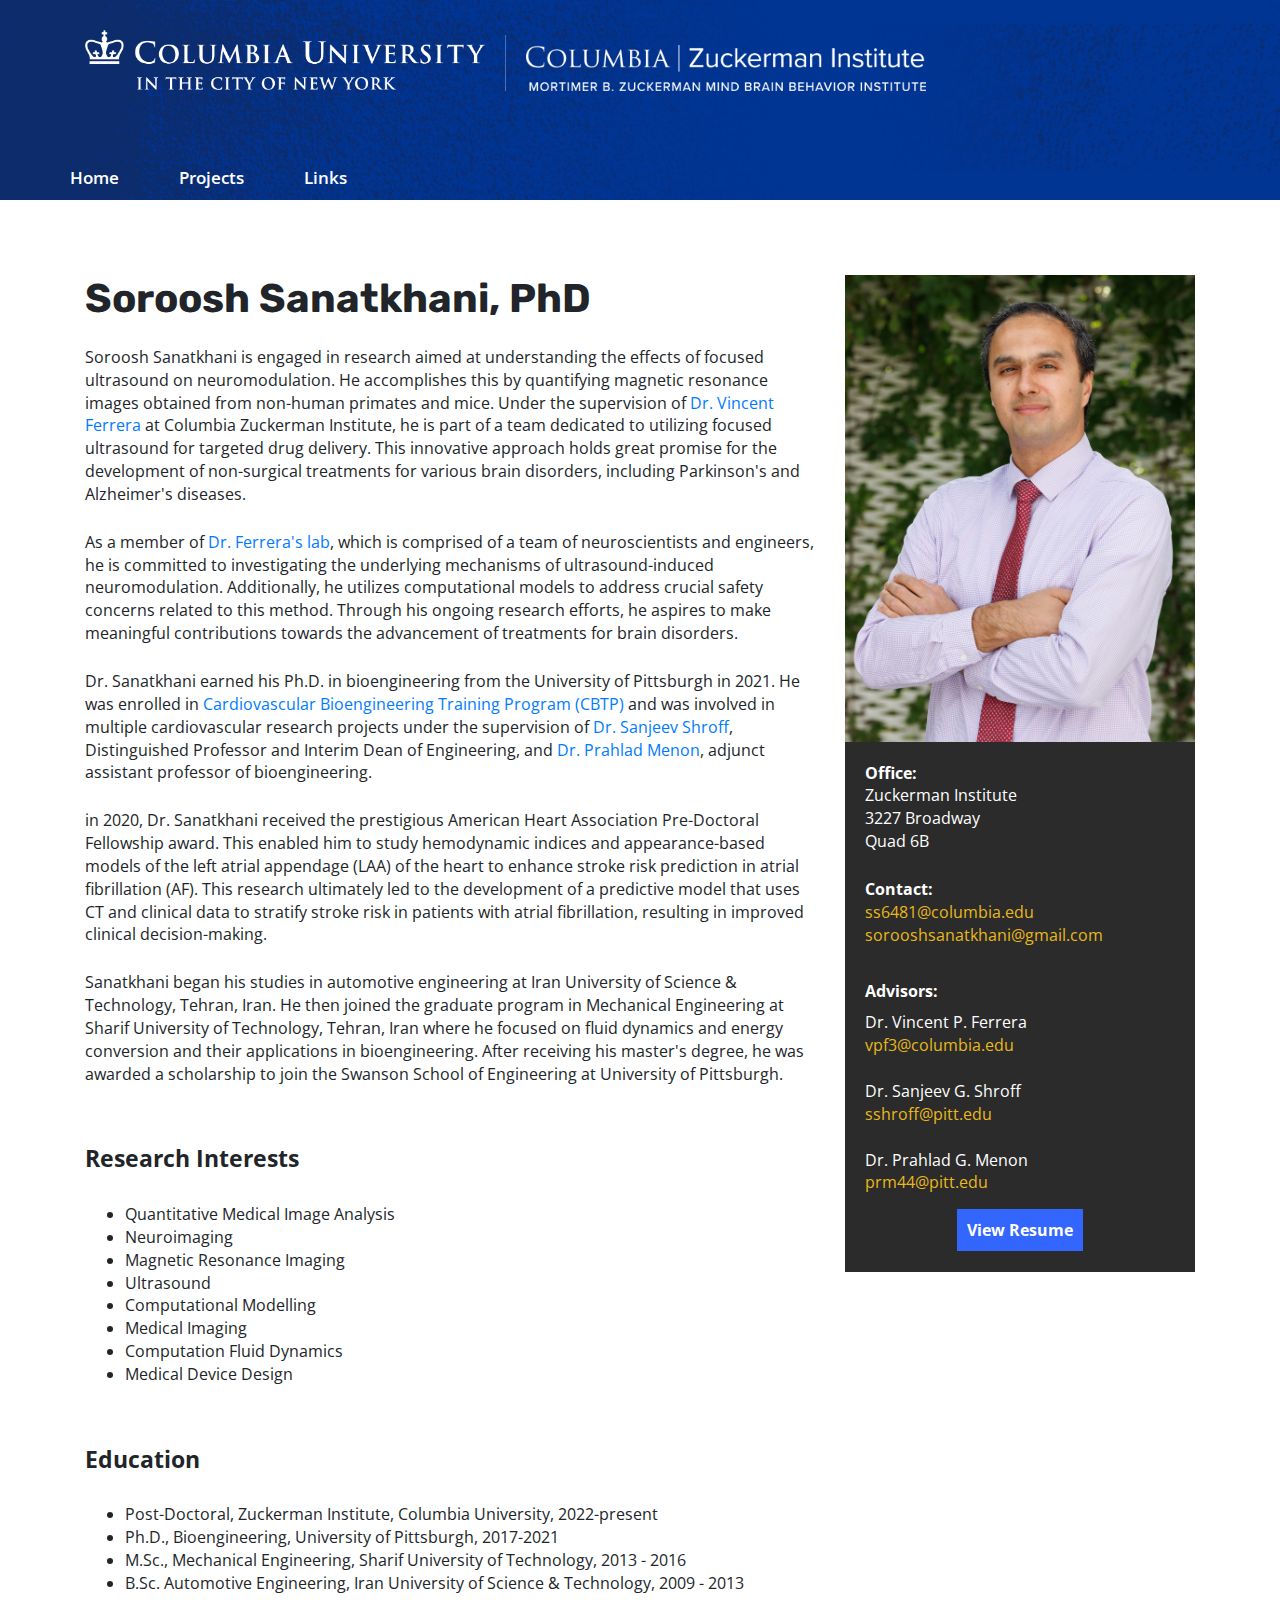
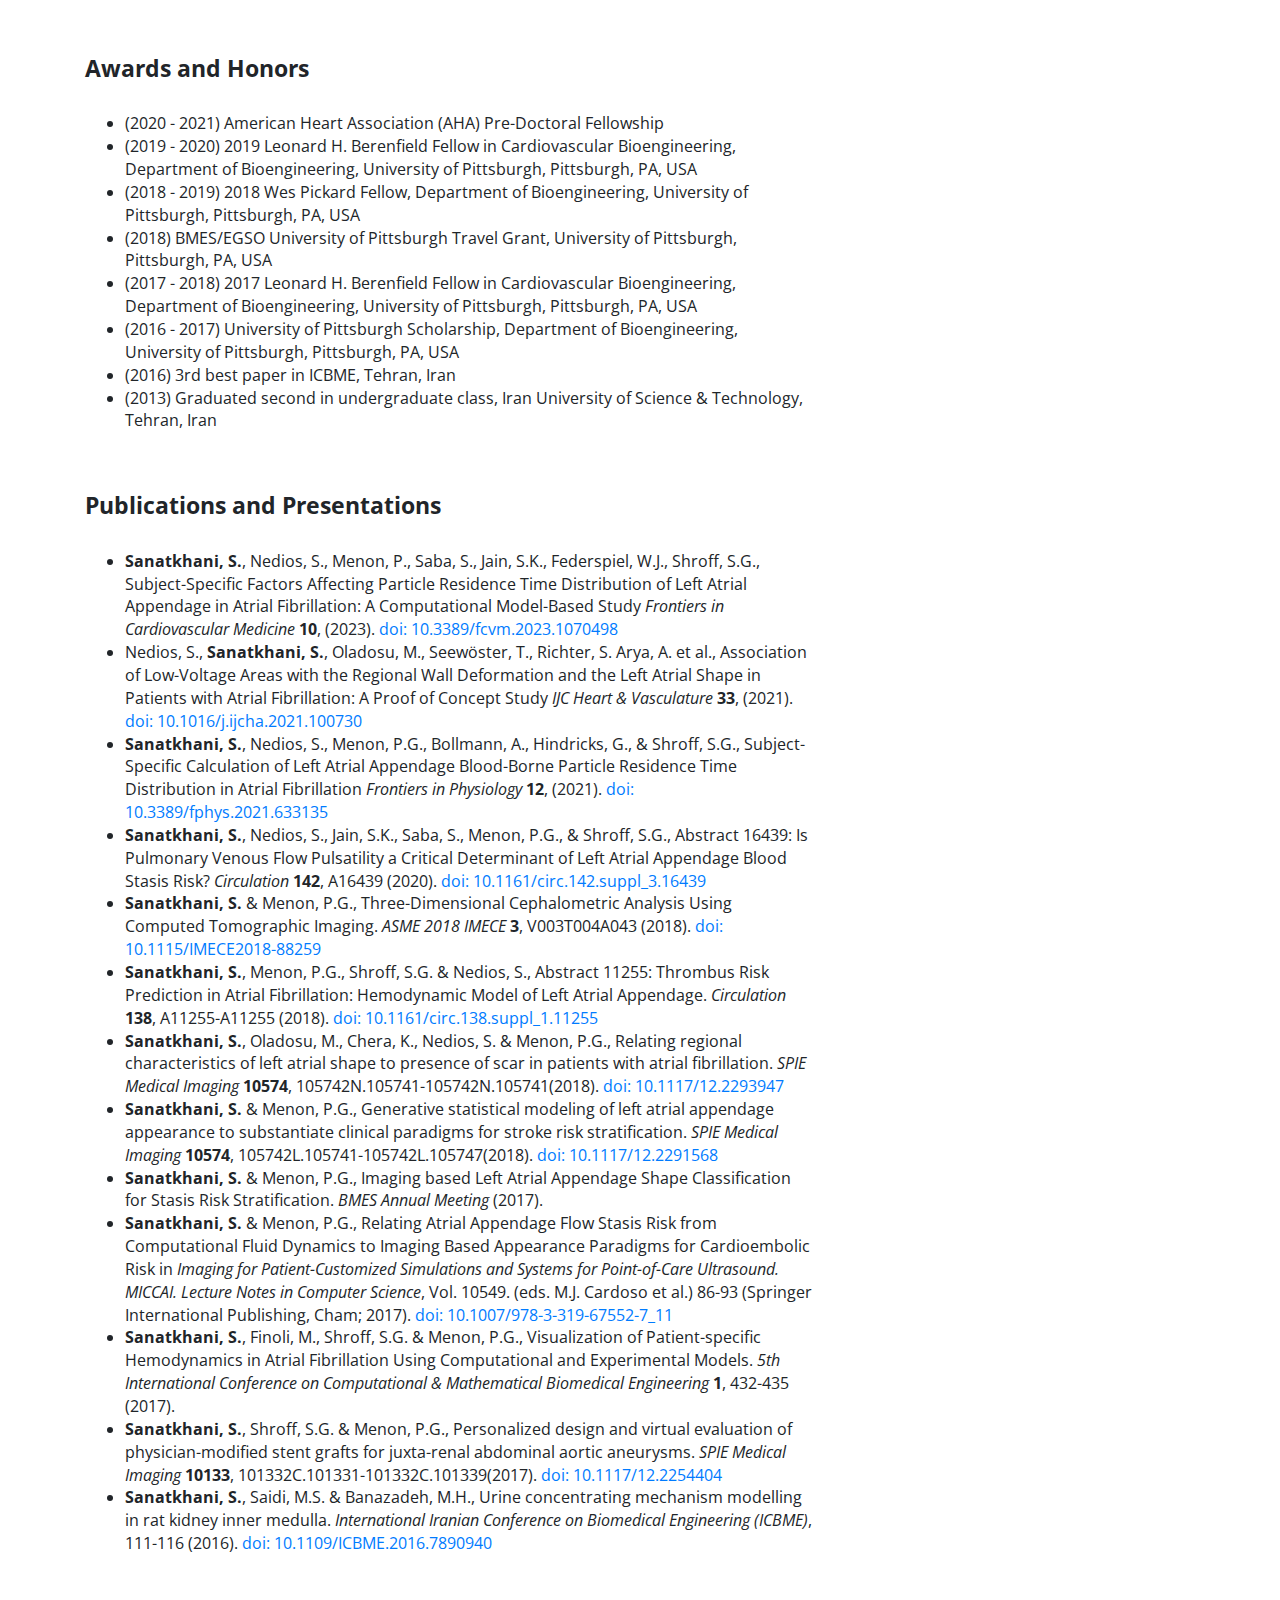
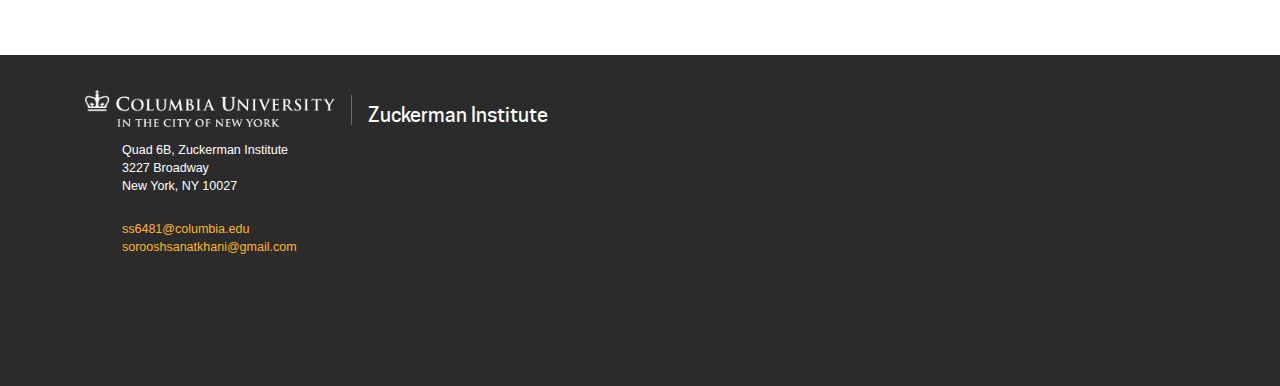
<file: index.html>
<!DOCTYPE html>

<html lang="en">
    <head>
        <!-- Required meta tags -->
        <meta charset="utf-8">
        <meta name="viewport" content="width=device-width, initial-scale=1, shrink-to-fit=no"><!-- Bootstrap CSS -->
        <link rel="stylesheet" href="https://stackpath.bootstrapcdn.com/bootstrap/4.4.1/css/bootstrap.min.css" integrity="sha384-Vkoo8x4CGsO3+Hhxv8T/Q5PaXtkKtu6ug5TOeNV6gBiFeWPGFN9MuhOf23Q9Ifjh" crossorigin="anonymous" type="text/css">
        <link rel="stylesheet" href="css/style.css" type="text/css">
        <link rel="icon" href="img/Brain-PNG-Picture.png">
        <title>Soroosh Sanatkhani</title>
    </head>

<body>
    <div id="pittbar" class="header" role="banner">
<!DOCTYPE html PUBLIC "-//W3C//DTD HTML 4.01//EN">

<html>
<head>
    <title></title>
</head>

<body>
    <div class="container">
        <div class="row">
            <div class=" col" style="width: 30%">
                <div class="pitt-shield">
                    <a href="https://www.columbia.edu/" target="_blank" title="Columbia University"><img src="img/Columbia_University_Logo-white.png" style="width: 400px;" alt="Columbi University logo"></a>
                </div>

                <div class="site-identity">
                    <a href="https://zuckermaninstitute.columbia.edu/" target="_blank"><img src="img/zuckerman_KO.png" style="width:400px" alt="Columbi University logo"></a>
                </div>
            </div>		
        </div>
    </div>
	

	
</body>
</html>
    </div>

<body>
<nav id="nav">
	<ul id="navigation">
		<li><a href="#" class="first">Home</a></li>
		<li><a href="#">Projects</a>
			<ul>
				<li><a href="https://github.com/sorooshsanatkhani/LAA-AF-Stroke">Left Atrial Appendage - Hemodynamics</a></li>
				<li><a href="#">Left Atrial Appendage - Appearance models</a></li>
                		<li><a href="Files/MSc_Project/MSc_Project.html">Species Transport in Rat Kidney Inner Medulla</a></li>
                		<li><a href="Files/BSc_Project/BSc_Project.html">Aerodynamics - Passenger Vehicle Rear Spoiler</a></li>
			</ul>
		</li>
		<li><a href="#">Links</a>
			<ul>
				<li><a href="https://www.linkedin.com/in/soroosh-sanatkhani-194402139" target="_blank">Linkedin</a></li>
				<li><a href="https://scholar.google.com/citations?hl=en&user=egcsHr4AAAAJ" target="_blank">Google Scholar</a></li>
				<li><a href="https://www.scopus.com/authid/detail.uri?authorId=57194041672" target="_blank">Scopus</a></li>
				<li><a href="https://www.researchgate.net/profile/Soroosh-Sanatkhani" target="_blank">ResearcGate</a></li>
				<li><a href="https://orcid.org/0000-0003-4745-0669" target="_blank">ORCID</a></li>
				<li><a href="https://zuckermaninstitute.columbia.edu/" target="_blank">Zuckerman Institute</a></li>
                		<li><a href="https://www.engineering.pitt.edu/CBTP/" target="_blank">Cardiovascular Training Program (CBTP)</a></li>
				<li><a href="http://www.justcallharry.com/index.html" target="_blank">The MeDCaVE</a></li>
			</ul>
		</li>
	</ul>
</nav>
</body>

<div class="main-container container">
    <div class="row">
        <div class="col-8">
            <h1 style = "margin-bottom:0">Soroosh Sanatkhani, PhD</h1><br>
				<p>Soroosh Sanatkhani is engaged in research aimed at understanding the effects of focused ultrasound on 
                    neuromodulation. He accomplishes this by quantifying magnetic resonance images obtained from non-human 
                    primates and mice. 
                    Under the supervision of 
                    <a href="https://zuckermaninstitute.columbia.edu/vincent-p-ferrera-phd" target="_blank">Dr. Vincent Ferrera</a> at 
                    Columbia Zuckerman Institute, he is 
                    part of a team dedicated to utilizing focused ultrasound for targeted drug delivery. This innovative 
                    approach holds great promise for the development of non-surgical treatments for various brain disorders, 
                    including Parkinson's and Alzheimer's diseases.</p>

                <p>As a member of <a href="http://www.columbia.edu/~vpf3" target="_blank">Dr. Ferrera's lab</a>, which is comprised of 
                    a team of neuroscientists and engineers, 
                    he is committed to investigating the underlying mechanisms of ultrasound-induced neuromodulation. 
                    Additionally, he utilizes computational models to address crucial safety concerns related to this method. 
                    Through his ongoing research efforts, he aspires to make meaningful contributions towards the advancement of 
                    treatments for brain disorders.</p>
				<p>Dr. Sanatkhani earned his Ph.D. in bioengineering from the University of Pittsburgh in 2021. 
                    He was enrolled in 
                    <a href="https://www.engineering.pitt.edu/CBTP/" target="_blank">Cardiovascular Bioengineering Training Program (CBTP)</a> 
                    and was involved in multiple cardiovascular research projects under the 
                    supervision of 
                    <a href="https://www.engineering.pitt.edu/People/Faculty/Profiles/Sanjeev-Shroff/" target="_blank">Dr. Sanjeev Shroff</a>, 
                    Distinguished Professor and Interim Dean of Engineering, and 
                    <a href="https://www.engineering.pitt.edu/PrahladMenonGopalakrishna/" target="_blank">Dr. Prahlad Menon</a>, 
                    adjunct assistant professor of bioengineering.</p>
                <p>in 2020, Dr. Sanatkhani received the prestigious American Heart Association Pre-Doctoral Fellowship award. 
                    This enabled him to study hemodynamic indices and appearance-based models of the left atrial 
                    appendage (LAA) of the heart to enhance stroke risk prediction in atrial fibrillation (AF). 
                    This research ultimately led to the development of a predictive model that uses CT and clinical data 
                    to stratify stroke risk in patients with atrial fibrillation, resulting in improved clinical decision-making.</p>
				<p>Sanatkhani began his studies in automotive engineering at Iran University of Science & Technology, 
                    Tehran, Iran. He then joined the graduate program in Mechanical Engineering at Sharif University 
                    of Technology, Tehran, Iran where he focused on fluid dynamics and energy conversion and their 
                    applications in bioengineering. After receiving his master's degree, he was awarded a scholarship to 
                    join the Swanson School of Engineering at University of Pittsburgh.</p>
			<h2>Research Interests</h2>
				<ul>
					<li>Quantitative Medical Image Analysis</li>
                    <li>Neuroimaging</li>
                    <li>Magnetic Resonance Imaging</li>
                    <li>Ultrasound</li>
                    <li>Computational Modelling</li>
					<li>Medical Imaging</li>
					<li>Computation Fluid Dynamics</li>
					<li>Medical Device Design</li>
				</ul>
			<h2>Education</h2>
				<ul>
                    <li>Post-Doctoral, Zuckerman Institute, Columbia University, 2022-present</li>
					<li>Ph.D., Bioengineering, University of Pittsburgh, 2017-2021</li>
					<li>M.Sc., Mechanical Engineering, Sharif University of Technology, 2013 - 2016</li>
					<li>B.Sc. Automotive Engineering, Iran University of Science & Technology, 2009 - 2013</li>
				</ul>
            <h2>Awards and Honors</h2>
				<ul>
					<li>(2020 - 2021) American Heart Association (AHA) Pre-Doctoral Fellowship</li>
					<li>(2019 - 2020) 2019 Leonard H. Berenfield Fellow in Cardiovascular Bioengineering, Department of Bioengineering, University of Pittsburgh, Pittsburgh, PA, USA</li>
					<li>(2018 - 2019) 2018 Wes Pickard Fellow, Department of Bioengineering, University of Pittsburgh, Pittsburgh, PA, USA</li>
					<li>(2018) BMES/EGSO University of Pittsburgh Travel Grant, University of Pittsburgh, Pittsburgh, PA, USA</li>
					<li>(2017 - 2018) 2017 Leonard H. Berenfield Fellow in Cardiovascular Bioengineering, Department of Bioengineering, University of Pittsburgh, Pittsburgh, PA, USA</li>
					<li>(2016 - 2017) University of Pittsburgh Scholarship, Department of Bioengineering, University of Pittsburgh, Pittsburgh, PA, USA</li>
					<li>(2016) 3rd best paper in ICBME, Tehran, Iran</li>
					<li>(2013) Graduated second in undergraduate class, Iran University of Science & Technology, Tehran, Iran</li>
				</ul>
            <h2>Publications and Presentations</h2>
				<ul>
                    			<li><b>Sanatkhani, S.</b>, Nedios, S., Menon, P., Saba, S., Jain, S.K., Federspiel, W.J., Shroff, S.G., Subject-Specific Factors Affecting Particle Residence Time Distribution of Left Atrial Appendage in Atrial Fibrillation: A Computational Model-Based Study <i>Frontiers in Cardiovascular Medicine</i> <b>10</b>, (2023). <a href = "http://dx.doi.org/10.3389/fcvm.2023.1070498" target="_blank">doi: 10.3389/fcvm.2023.1070498</a></li>
					<li>Nedios, S., <b>Sanatkhani, S.</b>, Oladosu, M., Seewöster, T., Richter, S. Arya, A. et al., Association of Low-Voltage Areas with the Regional Wall Deformation and the Left Atrial Shape in Patients with Atrial Fibrillation: A Proof of Concept Study <i>IJC Heart & Vasculature</i> <b>33</b>, (2021). <a href = "http://dx.doi.org/10.1016/j.ijcha.2021.100730" target="_blank">doi: 10.1016/j.ijcha.2021.100730</a></li>
                    			<li><b>Sanatkhani, S.</b>, Nedios, S., Menon, P.G., Bollmann, A., Hindricks, G., & Shroff, S.G., Subject-Specific Calculation of Left Atrial Appendage Blood-Borne Particle Residence Time Distribution in Atrial Fibrillation <i>Frontiers in Physiology</i> <b>12</b>, (2021). <a href = "http://dx.doi.org/10.3389/fphys.2021.633135" target="_blank">doi: 10.3389/fphys.2021.633135</a></li>
                    			<li><b>Sanatkhani, S.</b>, Nedios, S., Jain, S.K., Saba, S., Menon, P.G., & Shroff, S.G., Abstract 16439: Is Pulmonary Venous Flow Pulsatility a Critical Determinant of Left Atrial Appendage Blood Stasis Risk? <i>Circulation</i> <b>142</b>, A16439 (2020). <a href = "http://dx.doi.org/10.1161/circ.142.suppl_3.16439" target="_blank">doi: 10.1161/circ.142.suppl_3.16439</a></li>
                    			<li><b>Sanatkhani, S.</b> & Menon, P.G., Three-Dimensional Cephalometric Analysis Using Computed Tomographic Imaging. <i>ASME 2018 IMECE</i> <b>3</b>, V003T004A043 (2018). <a href = "http://dx.doi.org/10.1115/IMECE2018-88259" target="_blank">doi: 10.1115/IMECE2018-88259</a></li>
                    			<li><b>Sanatkhani, S.</b>, Menon, P.G., Shroff, S.G. & Nedios, S., Abstract 11255: Thrombus Risk Prediction in Atrial Fibrillation: Hemodynamic Model of Left Atrial Appendage. <i>Circulation</i> <b>138</b>, A11255-A11255 (2018). <a href = "https://www.ahajournals.org/doi/abs/10.1161/circ.138.suppl_1.11255" target="_blank">doi: 10.1161/circ.138.suppl_1.11255</a></li>
					<li><b>Sanatkhani, S.</b>, Oladosu, M., Chera, K., Nedios, S. & Menon, P.G., Relating regional characteristics of left atrial shape to presence of scar in patients with atrial fibrillation. <i>SPIE Medical Imaging</i> <b>10574</b>, 105742N.105741-105742N.105741(2018). <a href = "https://doi.org/10.1117/12.2293947" target="_blank">doi: 10.1117/12.2293947</a></li>
					<li><b>Sanatkhani, S.</b> & Menon, P.G., Generative statistical modeling of left atrial appendage appearance to substantiate clinical paradigms for stroke risk stratification. <i>SPIE Medical Imaging</i> <b>10574</b>, 105742L.105741-105742L.105747(2018). <a href = "https://doi.org/10.1117/12.2291568" target="_blank">doi: 10.1117/12.2291568</a></li>
					<li><b>Sanatkhani, S.</b> & Menon, P.G., Imaging based Left Atrial Appendage Shape Classification for Stasis Risk Stratification. <i>BMES Annual Meeting</i> (2017).</li>
					<li><b>Sanatkhani, S.</b> & Menon, P.G., Relating Atrial Appendage Flow Stasis Risk from Computational Fluid Dynamics to Imaging Based Appearance Paradigms for Cardioembolic Risk in <i>Imaging for Patient-Customized Simulations and Systems for Point-of-Care Ultrasound. MICCAI. Lecture Notes in Computer Science</i>, Vol. 10549. (eds. M.J. Cardoso et al.) 86-93 (Springer International Publishing, Cham; 2017). <a href = "https://doi.org/10.1007/978-3-319-67552-7_11" target="_blank">doi: 10.1007/978-3-319-67552-7_11</a></li>
					<li><b>Sanatkhani, S.</b>, Finoli, M., Shroff, S.G. & Menon, P.G., Visualization of Patient-specific Hemodynamics in Atrial Fibrillation Using Computational and Experimental Models. <i>5th International Conference on Computational & Mathematical Biomedical Engineering</i> <b>1</b>, 432-435 (2017).</li>
					<li><b>Sanatkhani, S.</b>, Shroff, S.G. & Menon, P.G., Personalized design and virtual evaluation of physician-modified stent grafts for juxta-renal abdominal aortic aneurysms. <i>SPIE Medical Imaging</i> <b>10133</b>, 101332C.101331-101332C.101339(2017). <a href = "https://doi.org/10.1117/12.2254404" target="_blank">doi: 10.1117/12.2254404</a></li>
					<li><b>Sanatkhani, S.</b>, Saidi, M.S. & Banazadeh, M.H., Urine concentrating mechanism modelling in rat kidney inner medulla. <i>International Iranian Conference on Biomedical Engineering (ICBME)</i>, 111-116 (2016). <a href = "https://doi.org/10.1109/ICBME.2016.7890940" target="_blank">doi: 10.1109/ICBME.2016.7890940</a></li>
				</ul>
        </div>
        <div class="col-4" style="float:right; word-wrap: break-word">
            <img src="img/HeadShot.jpg" style="width:100%"/>
            <div style="background-color:#2b2b2b; color:#fff; width:100%; padding-top:20px; 
                        padding-bottom:5px">
                <p style="margin-left:20px;"><b>Office:</b><br>
                Zuckerman Institute<br>
                3227 Broadway<br>
                Quad 6B</p>
                <p style="margin-left:20px;"><b>Contact:</b><br>
                <a style="color:#E9B81C;" href="mailto:ss6481@columbia.edu">ss6481@columbia.edu</a><br>
                <a style="color:#E9B81C;" href="mailto:sorooshsanatkhani@gmail.com">sorooshsanatkhani@gmail.com</a></p>
                <p style="margin-left:20px;"><b style="line-height:2.5;">Advisors:</b><br>
                    <a style="color:#fff;" href="https://zuckermaninstitute.columbia.edu/vincent-p-ferrera-phd" target="_blank">Dr. Vincent P. Ferrera</a><br>
                    <a style="color:#E9B81C;" href="mailto:vpf3@columbia.edu">vpf3@columbia.edu</a><br><br>
                    <a style="color:#fff;" href="https://www.engineering.pitt.edu/People/Faculty/Profiles/Sanjeev-Shroff/" target="_blank">Dr. Sanjeev G. Shroff</a><br>
                    <a style="color:#E9B81C;" href="mailto:sshroff@pitt.edu">sshroff@pitt.edu</a><br><br>
                    <a style="color:#fff;" href="https://www.engineering.pitt.edu/PrahladMenonGopalakrishna/" target="_blank">Dr. Prahlad G. Menon</a><br>
                    <a style="color:#E9B81C;" href="mailto:prm44@pitt.edu">prm44@pitt.edu</a></p>
                <p style="text-align:center"><a style="background-color:#3366FF; padding:10px; white-space: nowrap;
                    color:#fff; font-weight:bold;" href="Files/Resume_SorooshSanatkhani_2023-02-03-C_noPhone.pdf" target="_blank">View Resume</a></p>
            </div>
        </div>
    </div>
</div>

    <footer>
        <div class="footer">
            <div class="container">
                <div class="row">
                    <div class="col">
                        <div class="site_title">
                            <div class="pitt-shield"><img src="img/Columbia_University_Logo-white.png" style="width:250px" alt="Columbia University logo"></div>

                            <div class="site-identity">
                                <a href="https://zuckermaninstitute.columbia.edu//" target="_blank">Zuckerman Institute</a>
                            </div>
                        </div>
                    </div>
                </div>

                <div class="row">
                    <div class="col">
                        <div class="sections">
                            <section>
                                <div class="contact-info">
                                    <p>Quad 6B, Zuckerman Institute<br>
                                    3227 Broadway<br>
                                    New York, NY 10027</p>

                                    <p>
                                    <a href="mailto:ss6481@columbia.edu">ss6481@columbia.edu</a><br>
                                    <a href="mailto:sorooshsanatkhani@gmail.com">sorooshsanatkhani@gmail.com</a></p>
                                </div>
                            </section>
<!--
                            <section>
                                <h3>Resources</h3>

								<ul class="two-column">
                                    <li><a href="/">Quae ab illo inventore</a></li>

                                    <li><a href="/">Veritatis et quasi</a></li>

                                    <li><a href="/">Architecto beatae</a></li>

                                    <li><a href="/">Vitae dicta sunt</a></li>

                                    <li><a href="/">Explicabo enim</a></li>

                                    <li><a href="/">Ipsam voluptatem</a></li>

                                    <li><a href="/">Aut odit aut fugit</a></li>

                                    <li><a href="/">Sed quia&nbsp;consequuntur</a></li>

                                    <li><a href="/">Magni dolores&nbsp;eos qui</a></li>

                                    <li><a href="/">Ratione voluptatem</a></li>

                                    <li><a href="/">Sequi nesciunt</a></li>
                                </ul>
                             </section>
-->
                        </div>
                    </div>
                </div>

                <div class="row">
                    <div class="col">
                        <!--<div id="copyright">
                            <span>Copyright 2020</span> <a href="https://www.communications.pitt.edu/website-feedback" target="_blank">Send feedback about this site.</a>
                        </div>-->
                    </div>
                </div>
            </div>
        </div>
    </footer><script src="https://code.jquery.com/jquery-3.4.1.slim.min.js" integrity="sha384-J6qa4849blE2+poT4WnyKhv5vZF5SrPo0iEjwBvKU7imGFAV0wwj1yYfoRSJoZ+n" crossorigin="anonymous" type="text/javascript">
</script><script src="https://cdn.jsdelivr.net/npm/popper.js@1.16.0/dist/umd/popper.min.js" integrity="sha384-Q6E9RHvbIyZFJoft+2mJbHaEWldlvI9IOYy5n3zV9zzTtmI3UksdQRVvoxMfooAo" crossorigin="anonymous" type="text/javascript">
</script><script src="https://stackpath.bootstrapcdn.com/bootstrap/4.4.1/js/bootstrap.min.js" integrity="sha384-wfSDF2E50Y2D1uUdj0O3uMBJnjuUD4Ih7YwaYd1iqfktj0Uod8GCExl3Og8ifwB6" crossorigin="anonymous" type="text/javascript">
</script>
</body>
</html>
</file>
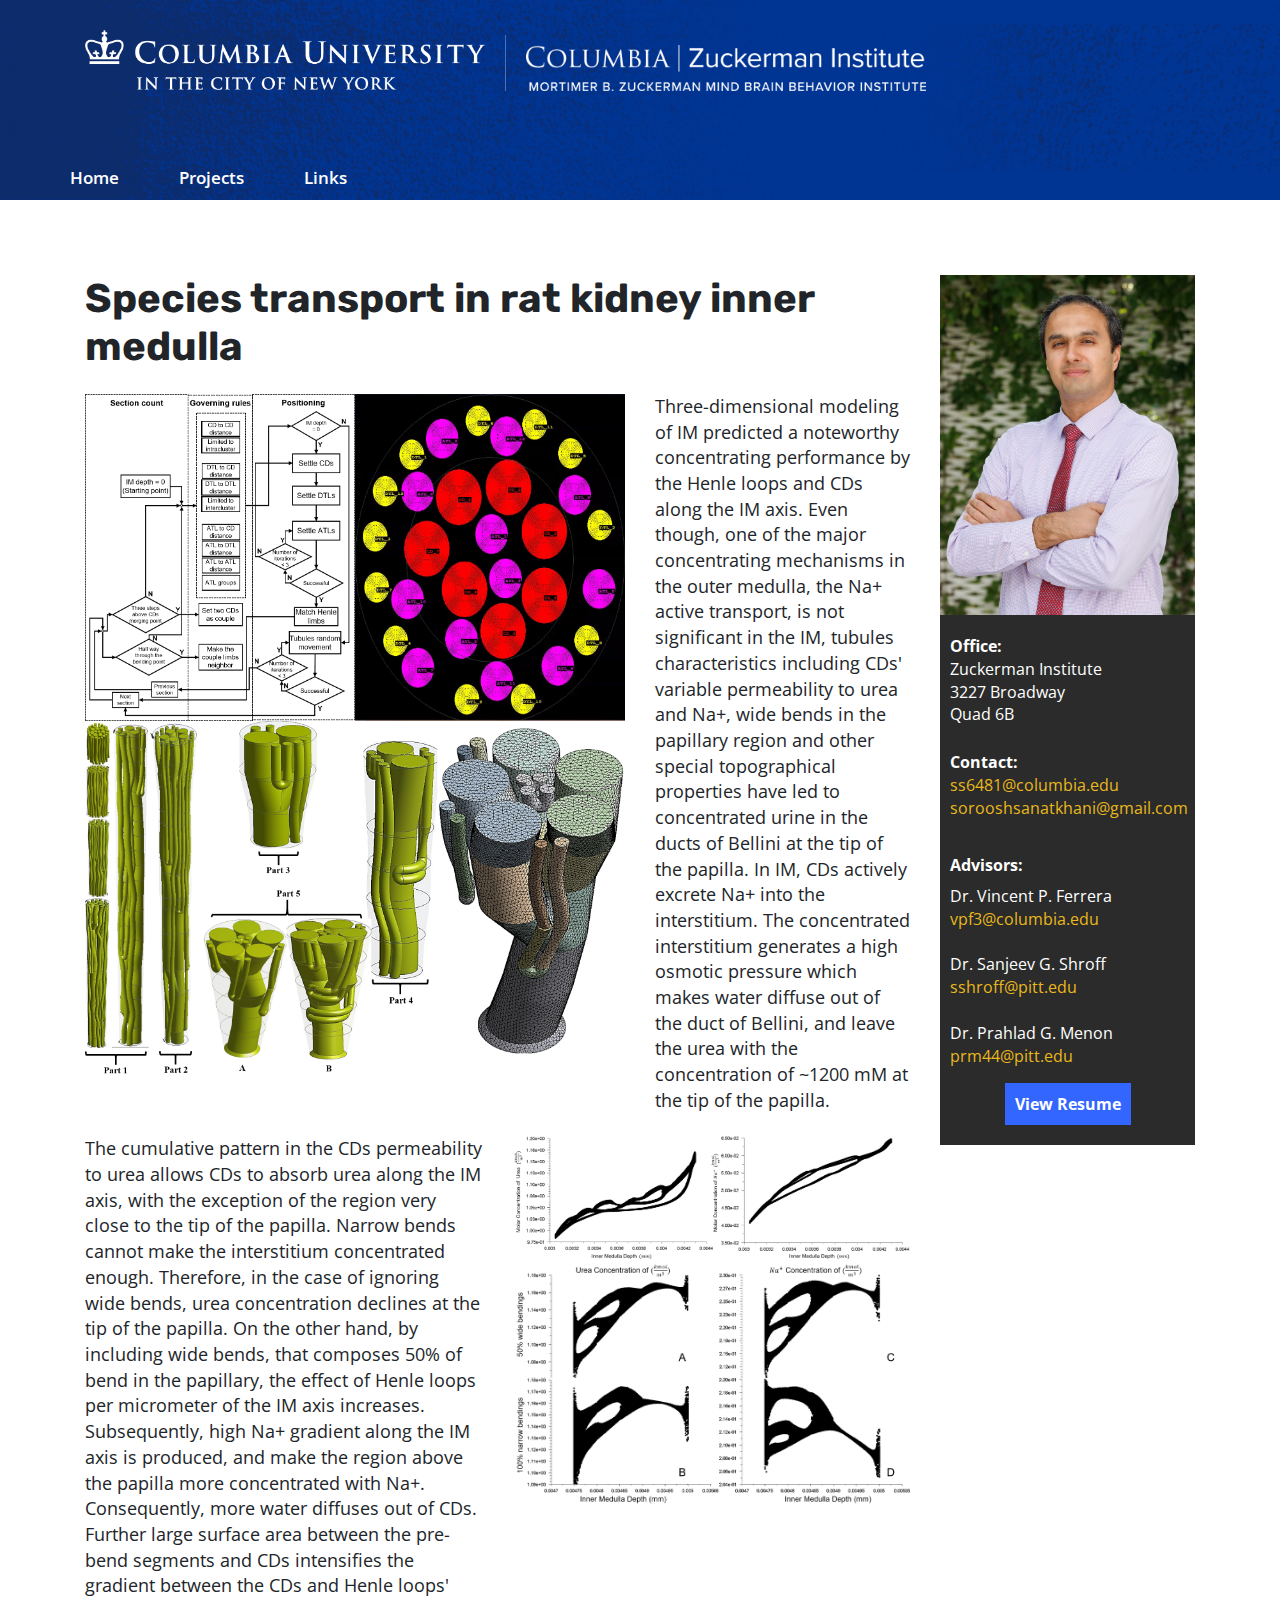
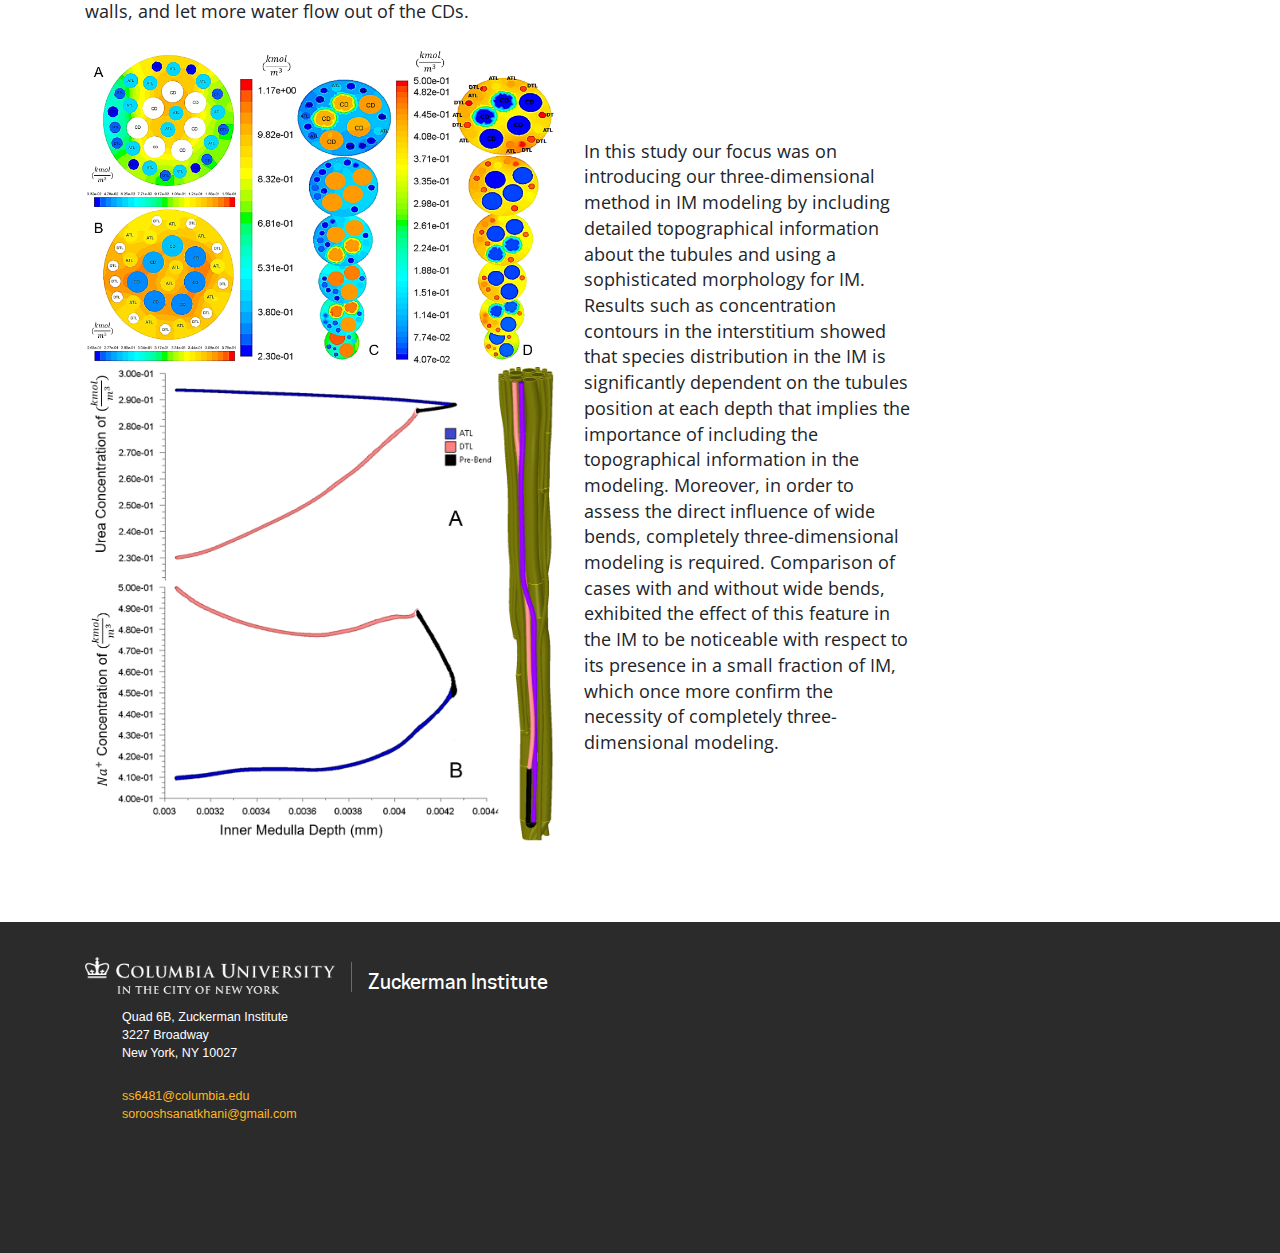
<file: Files/MSc_Project/MSc_Project.html>
<!DOCTYPE html>

<html lang="en">
    <head>
        <!-- Required meta tags -->
        <meta charset="utf-8">
        <meta name="viewport" content="width=device-width, initial-scale=1, shrink-to-fit=no"><!-- Bootstrap CSS -->
        <link rel="stylesheet" href="https://stackpath.bootstrapcdn.com/bootstrap/4.4.1/css/bootstrap.min.css" integrity="sha384-Vkoo8x4CGsO3+Hhxv8T/Q5PaXtkKtu6ug5TOeNV6gBiFeWPGFN9MuhOf23Q9Ifjh" crossorigin="anonymous" type="text/css">
        <link rel="stylesheet" href="../../css/style.css" type="text/css">
        <link rel="icon" href="../../img/Brain-PNG-Picture.png">
        <title>Soroosh Sanatkhani</title>
    </head>

<body>
    <div id="pittbar" class="header" role="banner">
<!DOCTYPE html PUBLIC "-//W3C//DTD HTML 4.01//EN">

<html>
<head>
    <title></title>
</head>

<body>
    <div class="container">
        <div class="row">
            <div class=" col" style="width: 30%">
                <div class="pitt-shield">
                    <a href="https://www.columbia.edu/" target="_blank" title="Columbia University"><img src="../../img/Columbia_University_Logo-white.png" style="width: 400px;" alt="Columbi University logo"></a>
                </div>

                <div class="site-identity">
                    <a href="https://zuckermaninstitute.columbia.edu/" target="_blank"><img src="../../img/zuckerman_KO.png" style="width:400px" alt="Columbi University logo"></a>
                </div>
            </div>		
        </div>
    </div>
	

	
</body>
</html>
    </div>

<body>
<nav id="nav">
	<ul id="navigation">
		<li><a href="../../index.html" class="first">Home</a></li>
		<li><a href="#">Projects</a>
			<ul>
				<li><a href="https://github.com/sorooshsanatkhani/LAA-AF-Stroke" target="_blank">Left Atrial Appendage - Hemodynamics</a></li>
				<li><a href="#">Left Atrial Appendage - Appearance models</a></li>
                		<li><a href="MSc_Project.html">Species Transport in Rat Kidney Inner Medulla</a></li>
                		<li><a href="../BSc_Project/BSc_Project.html">Aerodynamics - Passenger Vehicle Rear Spoiler</a></li>
			</ul>
		</li>
		<li><a href="#">Links</a>
			<ul>
				<li><a href="https://www.linkedin.com/in/soroosh-sanatkhani-194402139" target="_blank">Linkedin</a></li>
				<li><a href="https://scholar.google.com/citations?hl=en&user=egcsHr4AAAAJ" target="_blank">Google Scholar</a></li>
				<li><a href="https://www.scopus.com/authid/detail.uri?authorId=57194041672" target="_blank">Scopus</a></li>
				<li><a href="https://www.researchgate.net/profile/Soroosh-Sanatkhani" target="_blank">ResearcGate</a></li>
				<li><a href="https://orcid.org/0000-0003-4745-0669" target="_blank">ORCID</a></li>
                		<li><a href="https://zuckermaninstitute.columbia.edu/">Zuckerman Institute</a></li>
				<li><a href="https://www.engineering.pitt.edu/CBTP/">Cardiovascular Training Program (CBTP)</a></li>
				<li><a href="http://www.justcallharry.com/index.html">The MeDCaVE</a></li>
			</ul>
		</li>
	</ul>
</nav>
</body>

<div class="main-container container">
    <div class="row">
        <div class="col-9">
            <h1 style = "margin-bottom:0">Species transport in rat kidney inner medulla</h1><br>
				<div class="row" >
                    <div class="col-8" style="width:100%; margin:0; margin-left:0px">
                        <div class="row" style="width:100%; margin:0; ; margin-left:0px">
                                <img src="../MSc_Project/Picture2.png" style="width:100%; float:left; width:50%"/>
                                <img src="../MSc_Project/Picture3.png" style="width:100%; float:right; width:50%"/>
                        </div>
                        <div class="row" style="width:100%; margin:0">
                            <img src="../MSc_Project/Picture4.png" style="width:100%"/>
                        </div>  
                    </div>
                    <div class="col-4" style="display:flex; align-items:center; font-size: 18px">
                        Three-dimensional modeling of IM predicted a noteworthy concentrating performance 
                        by the Henle loops and CDs along the IM axis. Even though, one of the major 
                        concentrating mechanisms in the outer medulla, the Na+ active transport, is not 
                        significant in the IM, tubules characteristics including CDs' variable permeability 
                        to urea and Na+, wide bends in the papillary region and other special topographical 
                        properties have led to concentrated urine in the ducts of Bellini at the tip of the 
                        papilla. In IM, CDs actively excrete Na+ into the interstitium. The concentrated 
                        interstitium generates a high osmotic pressure which makes water diffuse out of the 
                        duct of Bellini, and leave the urea with the concentration of ~1200 mM at the tip of the papilla.
                    </div>
                </div><br>
                <div class="row" >
                    <div class="col" style="display:flex; align-items:center; font-size: 18px">
                        The cumulative pattern in the CDs permeability to urea allows CDs to absorb urea along 
                        the IM axis, with the exception of the region very close to the tip of the papilla. 
                        Narrow bends cannot make the interstitium concentrated enough. Therefore, in the case 
                        of ignoring wide bends, urea concentration declines at the tip of the papilla. On the 
                        other hand, by including wide bends, that composes 50% of bend in the papillary, the 
                        effect of Henle loops per micrometer of the IM axis increases. Subsequently, high Na+ 
                        gradient along the IM axis is produced, and make the region above the papilla more 
                        concentrated with Na+. Consequently, more water diffuses out of CDs. Further large surface 
                        area between the pre-bend segments and CDs intensifies the gradient between the CDs and 
                        Henle loops' walls, and let more water flow out of the CDs.
                    </div>
                    <div class="col-6" style="width:100%; margin:0">
                        <img src="../MSc_Project/Picture5.png" style="width:100%; margin-left:0px"/>
                        <img src="../MSc_Project/Picture8.png" style="width:100%; margin-left:0px"/>
                    </div>
                </div>
                <br>
                <div class="row" >
                    <div class="col-7" style="width:100%; margin:0">
                        <img src="../MSc_Project/Picture6.png" style="width:100%; margin-left:0px"/>
                        <img src="../MSc_Project/Picture7.png" style="width:100%; margin-left:0px"/>
                    </div>
                    <div class="col" style="display:flex; align-items:center; font-size: 18px">
                        In this study our focus was on introducing our three-dimensional method in IM 
                        modeling by including detailed topographical information about the tubules and 
                        using a sophisticated morphology for IM. Results such as concentration contours 
                        in the interstitium showed that species distribution in the IM is significantly 
                        dependent on the tubules position at each depth that implies the importance of 
                        including the topographical information in the modeling. Moreover, in order to 
                        assess the direct influence of wide bends, completely three-dimensional modeling 
                        is required. Comparison of cases with and without wide bends, exhibited the 
                        effect of this feature in the IM to be noticeable with respect to its presence 
                        in a small fraction of IM, which once more confirm the necessity of completely 
                        three-dimensional modeling.
                    </div>
                </div>
		</div>
        <div class="col-3" style="float:right; word-wrap: break-word">
            <img src="../../img/HeadShot.jpg" style="width:100%"/>
            <div style="background-color:#2b2b2b; color:#fff; width:100%; padding-top:20px; 
                        padding-bottom:5px">
                <p style="margin-left:10px;"><b>Office:</b><br>
                Zuckerman Institute<br>
                3227 Broadway<br>
                Quad 6B</p>
                <p style="margin-left:10px;"><b>Contact:</b><br>
                <a style="color:#E9B81C;" href="mailto:ss6481@columbia.edu">ss6481@columbia.edu</a><br>
                <a style="color:#E9B81C;" href="mailto:sorooshsanatkhani@gmail.com">sorooshsanatkhani@gmail.com</a></p>
                <p style="margin-left:10px;"><b style="line-height:2.5;">Advisors:</b><br>
                    <a style="color:#fff;" href="https://zuckermaninstitute.columbia.edu/vincent-p-ferrera-phd" target="_blank">Dr. Vincent P. Ferrera</a><br>
                    <a style="color:#E9B81C;" href="mailto:vpf3@columbia.edu">vpf3@columbia.edu</a><br><br>
                    <a style="color:#fff;" href="https://www.engineering.pitt.edu/People/Faculty/Profiles/Sanjeev-Shroff/" target="_blank">Dr. Sanjeev G. Shroff</a><br>
                    <a style="color:#E9B81C;" href="mailto:sshroff@pitt.edu">sshroff@pitt.edu</a><br><br>
                    <a style="color:#fff;" href="https://www.engineering.pitt.edu/PrahladMenonGopalakrishna/" target="_blank">Dr. Prahlad G. Menon</a><br>
                    <a style="color:#E9B81C;" href="mailto:prm44@pitt.edu">prm44@pitt.edu</a></p>
                <p style="text-align:center"><a style="background-color:#3366FF; padding:10px; white-space: nowrap;
                    color:#fff; font-weight:bold;" href="../Resume_SorooshSanatkhani_2023-02-03-C_noPhone.pdf" target="_blank">View Resume</a></p>
            </div>
        </div>
    </div>
</div>

    <footer>
        <div class="footer">
            <div class="container">
                <div class="row">
                    <div class="col">
                        <div class="site_title">
                            <div class="pitt-shield"><img src="../../img/Columbia_University_Logo-white.png" style="width:250px" alt="Columbia University logo"></div>

                            <div class="site-identity">
                                <a href="https://zuckermaninstitute.columbia.edu//" target="_blank">Zuckerman Institute</a>
                            </div>
                        </div>
                    </div>
                </div>

                <div class="row">
                    <div class="col">
                        <div class="sections">
                            <section>
                                <div class="contact-info">
                                    <p>Quad 6B, Zuckerman Institute<br>
                                    3227 Broadway<br>
                                    New York, NY 10027</p>

                                    <p>
                                    <a href="mailto:ss6481@columbia.edu">ss6481@columbia.edu</a><br>
                                    <a href="mailto:sorooshsanatkhani@gmail.com">sorooshsanatkhani@gmail.com</a></p>
                                </div>
                            </section>
<!--
                            <section>
                                <h3>Resources</h3>

								<ul class="two-column">
                                    <li><a href="/">Quae ab illo inventore</a></li>

                                    <li><a href="/">Veritatis et quasi</a></li>

                                    <li><a href="/">Architecto beatae</a></li>

                                    <li><a href="/">Vitae dicta sunt</a></li>

                                    <li><a href="/">Explicabo enim</a></li>

                                    <li><a href="/">Ipsam voluptatem</a></li>

                                    <li><a href="/">Aut odit aut fugit</a></li>

                                    <li><a href="/">Sed quia&nbsp;consequuntur</a></li>

                                    <li><a href="/">Magni dolores&nbsp;eos qui</a></li>

                                    <li><a href="/">Ratione voluptatem</a></li>

                                    <li><a href="/">Sequi nesciunt</a></li>
                                </ul>
                             </section>
-->
                        </div>
                    </div>
                </div>

                <div class="row">
                    <div class="col">
                        <!--<div id="copyright">
                            <span>Copyright 2020</span> <a href="https://www.communications.pitt.edu/website-feedback" target="_blank">Send feedback about this site.</a>
                        </div>-->
                    </div>
                </div>
            </div>
        </div>
    </footer><script src="https://code.jquery.com/jquery-3.4.1.slim.min.js" integrity="sha384-J6qa4849blE2+poT4WnyKhv5vZF5SrPo0iEjwBvKU7imGFAV0wwj1yYfoRSJoZ+n" crossorigin="anonymous" type="text/javascript">
</script><script src="https://cdn.jsdelivr.net/npm/popper.js@1.16.0/dist/umd/popper.min.js" integrity="sha384-Q6E9RHvbIyZFJoft+2mJbHaEWldlvI9IOYy5n3zV9zzTtmI3UksdQRVvoxMfooAo" crossorigin="anonymous" type="text/javascript">
</script><script src="https://stackpath.bootstrapcdn.com/bootstrap/4.4.1/js/bootstrap.min.js" integrity="sha384-wfSDF2E50Y2D1uUdj0O3uMBJnjuUD4Ih7YwaYd1iqfktj0Uod8GCExl3Og8ifwB6" crossorigin="anonymous" type="text/javascript">
</script>
</body>
</html>
</file>
<file: css/style.css>
/*
**** DEVELOPER NOTES ***    
The styles indicated below are an example and
should mainly be used for reference.

Confirm that your website uses a similar HTML
structure before applying these styles.

*/

@import url('https://fonts.googleapis.com/css?family=Open+Sans:400,600,700|Rubik:700&display=swap');

@font-face {
    font-family: 'cooper_hewittmedium';
    src: url('fonts/cooperhewitt-medium-webfont.woff2') format('woff2'),
         url('fonts/cooperhewitt-medium-webfont.woff') format('woff');
    font-weight: normal;
    font-style: normal;
}

html {
    font-size: 62.5%;
}

body {
    font-size: 16px;
    line-height: 1.42857143;
    font-family: "Open Sans", "Helvetica Neue", Helvetica, Arial, sans-serif;
        margin: 0;
    padding: 0;
}


/* Body */
h1 {
  font-family: "Rubik", "Helvetica Neue", Arial, sans-serif;
  font-size: 4.0rem; 
  font-weight: 700;
  margin-bottom: 49px;
}
h2 {
  font-size: 2.3rem; 
  font-weight: 700;
  margin: 60px 0 30px;
}
h3 {
  font-size: 1.8rem;
  margin: 50px 0 25px;
  font-weight: 700;
}
h4 {
  font-size: 1.4rem;
  font-weight: 700;
  text-transform: uppercase;
  letter-spacing: 0.05em;
  margin: 30px 0 15px
}
p {
 margin: 0 0 25px;
}

.main-container {
  margin-top: 25px;
  margin-bottom: 500px;
}
.main-container p, ul {
 margin: 0 0 25px;
}
.site-identity {
  font-family: "cooper_hewittmedium", "Open Sans", "Nelvetica Neue", arial, sans-serif;
  line-height: 1;
}
.site-identity a {
  color: #fff;
}
.site-identity a:hover {
  color: #fff;
  text-decoration: none;
}

/* Header/Pitt Bar */

.header {
    margin: 0;
    padding: 30px 0;
    border-radius: 0;
    -moz-border-radius: 0;
    -webkit-border-radius: 0;
    width: 100%;
	height: 200px;
    background: url(../img/bg_header.png) no-repeat center center #003594;
    background-size: auto;
    background-size: cover;
    display: inline-block;
}

.header .pitt-logo {
    float: left;
    display: block;
    padding: 10px 0;
    margin: 0 0 0 -15px;
}
.header .pitt-shield img {
  width: 148px;
  height: auto;
}
.header .site-identity {
  font-size: 2.5rem;
  margin-top: 15px;
}
/* Secondary Links */

.secondary-links {
    float: right;
    padding: 12px 15px 18px;
    background: transparent;
    display: block;
    margin-right: 30px;
    margin-top: 14px;
}

.secondary-links ul.menu {
    font-size: 10px;
    font-size: 1.0rem;
    line-height: 0;
    margin: 0 -15px;
}

.secondary-links ul.menu li {
    float: left;
    list-style-type: none;
}

.secondary-links ul.menu li:first-child {
    border-right: 1px solid #d6d6e0;
}

.secondary-links ul.menu li a {
    padding: 0 10px;
    line-height: 120%;
    text-transform: uppercase;
    color: #ffb81c;
    font-family: "Roboto", "Helvetica Neue", Helvetica, Arial, sans-serif;
    text-decoration: none;
    font-size: 10px;
    font-weight: 400;
}

.secondary-links ul.menu li a:hover {
    text-decoration: underline;
}


/* Footer */
.footer {
	background: #2b2b2b;
	font-family: "Roboto", "Helvetica Neue", Helvetica, Arial, sans-serif;
	color: #fff;
	padding: 35px 0;
}
.footer h3 {
  font-size: 1.5rem;
  margin: 0 0 10px;
  
}
.footer a {
	color: #ffb81c;
	text-decoration: none;
	font-size: 1.25rem;
}

.footer p {
	font-size: 1.25rem;
}

.footer .pitt-shield img {
    width: 120px;
    height: auto;
}

.footer .site-identity {
  margin: 12px 0 0 37px;
}
.footer .site-identity a {
  color: #fff;
  font-size: 2.0rem;
}
.footer .site-identity a:hover {
  color: #fff;
  text-decoration: none;
}
.footer-site_name {
	color: #fff;
	text-decoration: none;
	margin: 25px 0 0 50px;
	font-weight: 400;
}

.footer .sections {
	margin-bottom: 35px;
	margin-top: 15px;
	padding-left: 37px;
}

.footer .sections section {
	padding-right: 20px;
	margin-bottom: 35px;
	display: inline-block;
}


.footer h4 {
    font-size: 1.5rem;
    letter-spacing: 0.025em;
    margin-top: 0;
    font-weight: 400;
    line-height: 1;
    margin-bottom: 10px;
}

.footer ul {
	padding: 0;
}

.footer ul.two-column {
	width: 50%;
	display: inline;
}

.footer ul.two-column li {
	float: left;
    width: 48%;
    margin-right: 2%;
}

.footer ul li {
	list-style: none;
}

#copyright {
	display: block;
	clear: both;
}

#copyright, #copyright a {
	font-size: 1rem;
	margin-left: 50px;
}

#copyright span {
	margin-right: 15px;
}

@media screen and (min-width: 768px) {
    .main-container {
      margin-top: 50px;
      margin-bottom: 50px;
    }
  .pitt-shield {
    float: left;
  }
  .site-identity {
    float: left;
  }
  .header .site-identity {
    margin: 5px 0 0 20px;
    padding: 10px 0 0 20px;
    border-left: 1px solid rgba(255, 255, 255, 0.3);
  }
  .footer .site-identity {
    margin: 5px 0 0 16px;
    padding: 10px 0 0 16px;
    border-left: 1px solid rgba(255, 255, 255, 0.3);
  }
	.footer .sections {
		columns: 2;
		display: flex;
	}
	.footer .sections section {
		width: 30%;
	}
}

@media screen and (min-width: 992px) {
  .main-container {
    margin-top: 75px;
    margin-bottom: 75px;
  }
}
@media screen and (min-width: 1200px) {
  .header .site-identity {
  }
  .footer .site-identity {
  }  
}




#nav {
	position:absolute;
	width:100%;
	margin:0;
	top: 158px;
}

ul#navigation {
	margin:0px auto;
	position:relative;
	float:left;
}

ul#navigation li {
	display:inline;
	font-size:17px;
	margin:0;
	padding:0;
	float:left;
	position:relative;
}

ul#navigation li a {
	padding:8px 30px;
	color:white;
	font-weight:600;
	text-decoration:none;
	display:inline-block;
	background: transparent;
	
	-webkit-transition:color 0.2s linear, background 0.2s linear;	
	-moz-transition:color 0.2s linear, background 0.2s linear;	
	-o-transition:color 0.2s linear, background 0.2s linear;	
	transition:color 0.2s linear, background 0.2s linear;	
}

ul#navigation li a:hover {
	background:#3366FF;
	color:white;
}

ul#navigation li:hover > a {
	background:#3366FF;
}

/* Drop-Down Navigation */
ul#navigation li:hover > ul
{
	visibility:visible;
	opacity:1;
}

ul#navigation ul, ul#navigation ul li ul {
	list-style: none;
    margin: 0;
    padding: 0;    
	visibility:hidden;
    position: absolute;
    z-index: 99999;
	width:350px;
	background:#EAEAEA;
	box-shadow:1px 1px 3px #ccc;
	opacity:0;
	-webkit-transition:opacity 0.2s linear, visibility 0.2s linear; 
	-moz-transition:opacity 0.2s linear, visibility 0.2s linear; 
	-o-transition:opacity 0.2s linear, visibility 0.2s linear; 
	transition:opacity 0.2s linear, visibility 0.2s linear; 	
}

ul#navigation ul {
    top: 43px;
    left: 1px;
}

ul#navigation ul li ul {
    top: 0;
    left: 181px;
}

ul#navigation ul li {
	clear:both;
	width:100%;
	border:0 none;
}

ul#navigation ul li a {
	background:none;
	padding:7px 15px;
	color:#363594;
	font-weight:600;
	text-decoration:none;
	display:inline-block;
	border:0 none;
	float:left;
	clear:both;
	width:350px;
	font-size:15px;
}

ul#navigation li a.first {
	border-left: 0 none;
}

ul#navigation li a.last {
	border-right: 0 none;
}
</file>
